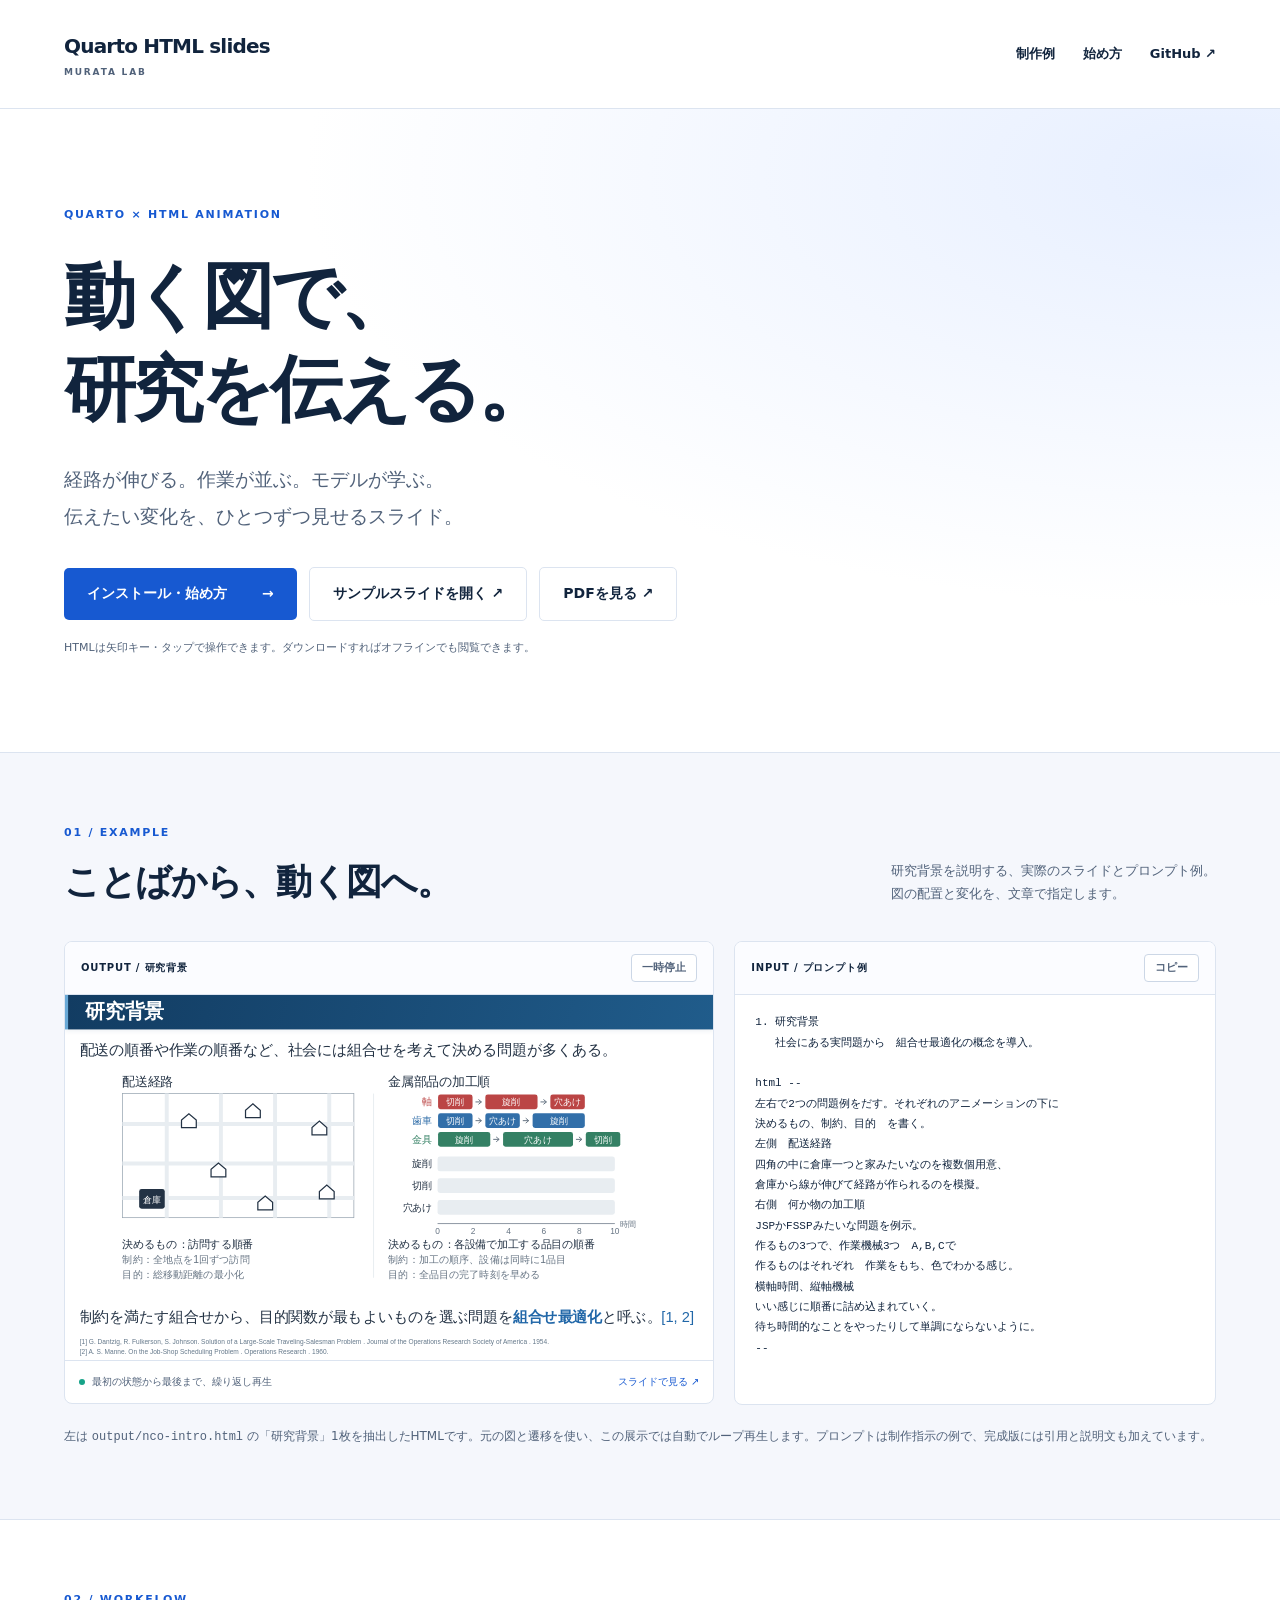
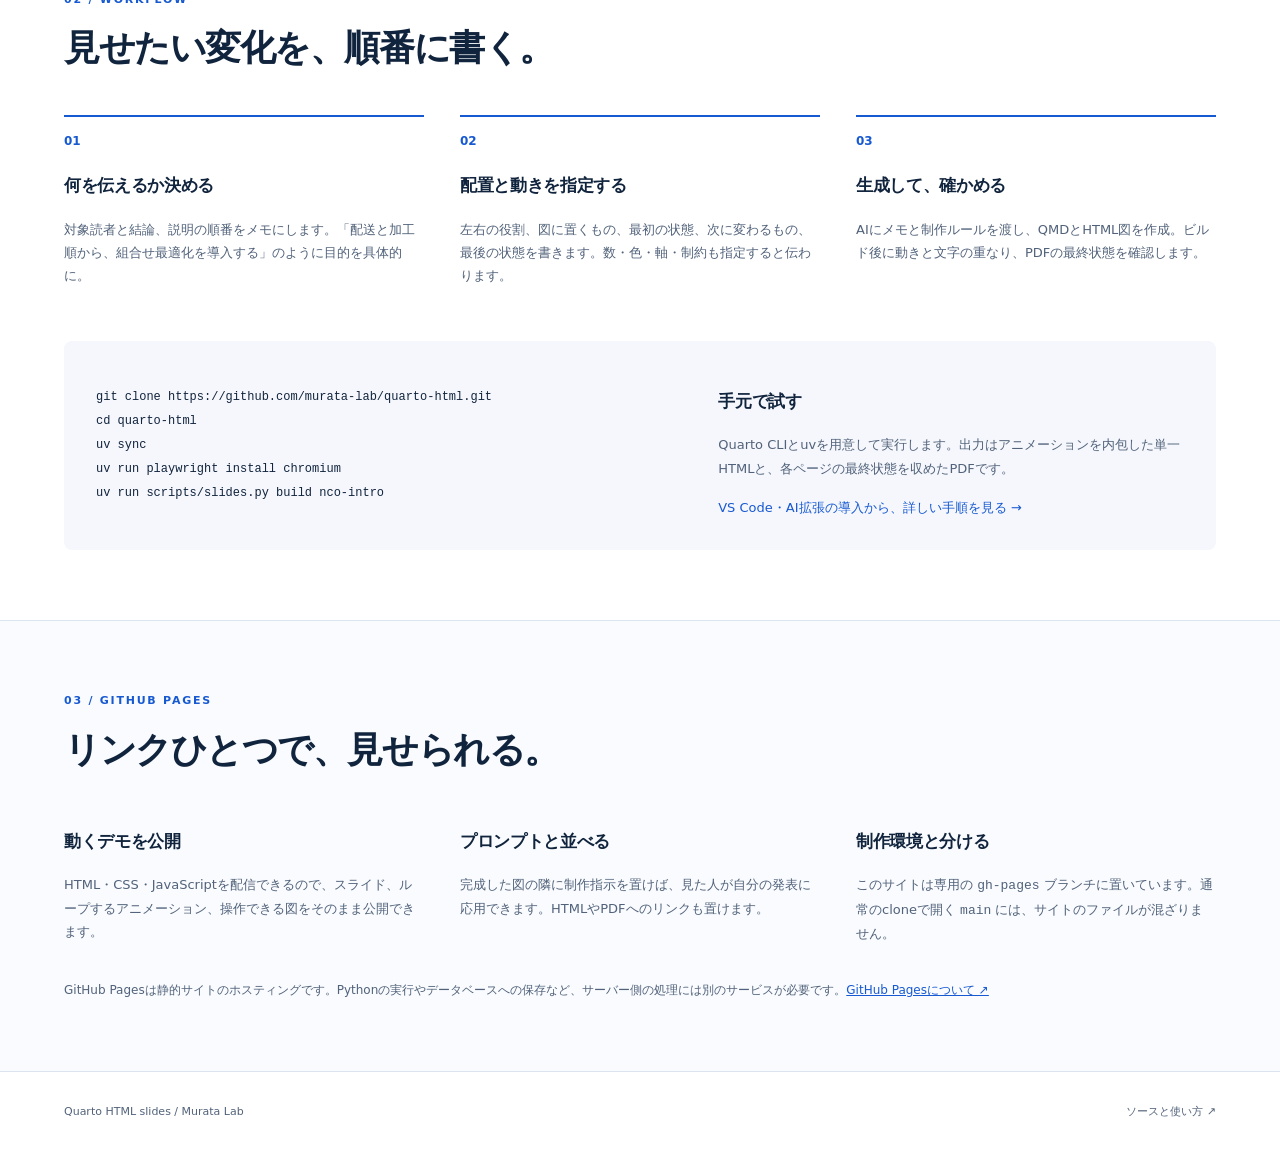
<file: index.html>
<!doctype html>
<html lang="ja">
<head>
<meta charset="utf-8"><meta name="viewport" content="width=device-width,initial-scale=1">
<meta name="description" content="QuartoとHTMLでつくる、動く研究発表スライド。実際のアニメーションとプロンプトを並べて紹介します。">
<title>動く図で、研究を伝える。 | Quarto HTML slides</title>
<link rel="stylesheet" href="site.css">
<script src="site.js" defer></script>
</head>
<body>
<header><a class="brand" href="./">Quarto HTML slides<span>MURATA LAB</span></a><nav aria-label="メイン"><a href="#example">制作例</a><a href="getting-started.html">始め方</a><a href="https://github.com/murata-lab/quarto-html">GitHub ↗</a></nav></header>
<main>
<section class="hero">
<div class="eyebrow">QUARTO × HTML ANIMATION</div>
<h1>動く図で、<br>研究を伝える。</h1>
<p class="lead">経路が伸びる。作業が並ぶ。モデルが学ぶ。<br>伝えたい変化を、ひとつずつ見せるスライド。</p>
<div class="links"><a class="primary" href="getting-started.html">インストール・始め方 <span>→</span></a><a class="secondary" href="nco-intro.html">サンプルスライドを開く ↗</a><a class="secondary" href="nco-intro.pdf">PDFを見る ↗</a></div>
<p class="caption">HTMLは矢印キー・タップで操作できます。ダウンロードすればオフラインでも閲覧できます。</p>
</section>
<section id="example" class="example section">
<div class="section-heading"><div><div class="eyebrow">01 / EXAMPLE</div><h2>ことばから、動く図へ。</h2></div><p>研究背景を説明する、実際のスライドとプロンプト例。<br>図の配置と変化を、文章で指定します。</p></div>
<div class="showcase">
<div class="preview-panel"><div class="panel-label"><span>OUTPUT / 研究背景</span><button id="pause" type="button" aria-pressed="false">一時停止</button></div><div class="preview"><iframe id="demo" src="background.html" title="研究背景：配送経路と加工順のアニメーション" loading="lazy"></iframe></div><div class="preview-caption"><span class="dot"></span><span>最初の状態から最後まで、繰り返し再生</span><a href="nco-intro.html#3/0">スライドで見る ↗</a></div></div>
<div class="prompt-panel"><div class="panel-label"><span>INPUT / プロンプト例</span><button id="copy" type="button">コピー</button></div><pre id="prompt">1. 研究背景
   社会にある実問題から　組合せ最適化の概念を導入。

html --
左右で2つの問題例をだす。それぞれのアニメーションの下に
決めるもの、制約、目的　を書く。
左側　配送経路
四角の中に倉庫一つと家みたいなのを複数個用意、
倉庫から線が伸びて経路が作られるのを模擬。
右側　何か物の加工順
JSPかFSSPみたいな問題を例示。
作るもの3つで、作業機械3つ　A,B,Cで
作るものはそれぞれ　作業をもち、色でわかる感じ。
横軸時間、縦軸機械
いい感じに順番に詰め込まれていく。
待ち時間的なことをやったりして単調にならないように。
--</pre><span id="copy-status" role="status"></span></div>
</div>
<p class="note">左は <code>output/nco-intro.html</code> の「研究背景」1枚を抽出したHTMLです。元の図と遷移を使い、この展示では自動でループ再生します。プロンプトは制作指示の例で、完成版には引用と説明文も加えています。</p>
</section>
<section id="how" class="section how"><div class="eyebrow">02 / WORKFLOW</div><h2>見せたい変化を、順番に書く。</h2><div class="steps"><article><span>01</span><h3>何を伝えるか決める</h3><p>対象読者と結論、説明の順番をメモにします。「配送と加工順から、組合せ最適化を導入する」のように目的を具体的に。</p></article><article><span>02</span><h3>配置と動きを指定する</h3><p>左右の役割、図に置くもの、最初の状態、次に変わるもの、最後の状態を書きます。数・色・軸・制約も指定すると伝わります。</p></article><article><span>03</span><h3>生成して、確かめる</h3><p>AIにメモと制作ルールを渡し、QMDとHTML図を作成。ビルド後に動きと文字の重なり、PDFの最終状態を確認します。</p></article></div><div class="code-row"><pre><code>git clone https://github.com/murata-lab/quarto-html.git
cd quarto-html
uv sync
uv run playwright install chromium
uv run scripts/slides.py build nco-intro</code></pre><div><h3>手元で試す</h3><p>Quarto CLIとuvを用意して実行します。出力はアニメーションを内包した単一HTMLと、各ページの最終状態を収めたPDFです。</p><a href="getting-started.html">VS Code・AI拡張の導入から、詳しい手順を見る →</a></div></div></section>
<section class="section hosting"><div class="eyebrow">03 / GITHUB PAGES</div><h2>リンクひとつで、見せられる。</h2><div class="hosting-grid"><article><h3>動くデモを公開</h3><p>HTML・CSS・JavaScriptを配信できるので、スライド、ループするアニメーション、操作できる図をそのまま公開できます。</p></article><article><h3>プロンプトと並べる</h3><p>完成した図の隣に制作指示を置けば、見た人が自分の発表に応用できます。HTMLやPDFへのリンクも置けます。</p></article><article><h3>制作環境と分ける</h3><p>このサイトは専用の <code>gh-pages</code> ブランチに置いています。通常のcloneで開く <code>main</code> には、サイトのファイルが混ざりません。</p></article></div><p class="note">GitHub Pagesは静的サイトのホスティングです。Pythonの実行やデータベースへの保存など、サーバー側の処理には別のサービスが必要です。<a href="https://docs.github.com/en/pages/getting-started-with-github-pages/what-is-github-pages">GitHub Pagesについて ↗</a></p></section>
</main>
<footer><span>Quarto HTML slides / Murata Lab</span><a href="https://github.com/murata-lab/quarto-html">ソースと使い方 ↗</a></footer>
</body></html>
</file>
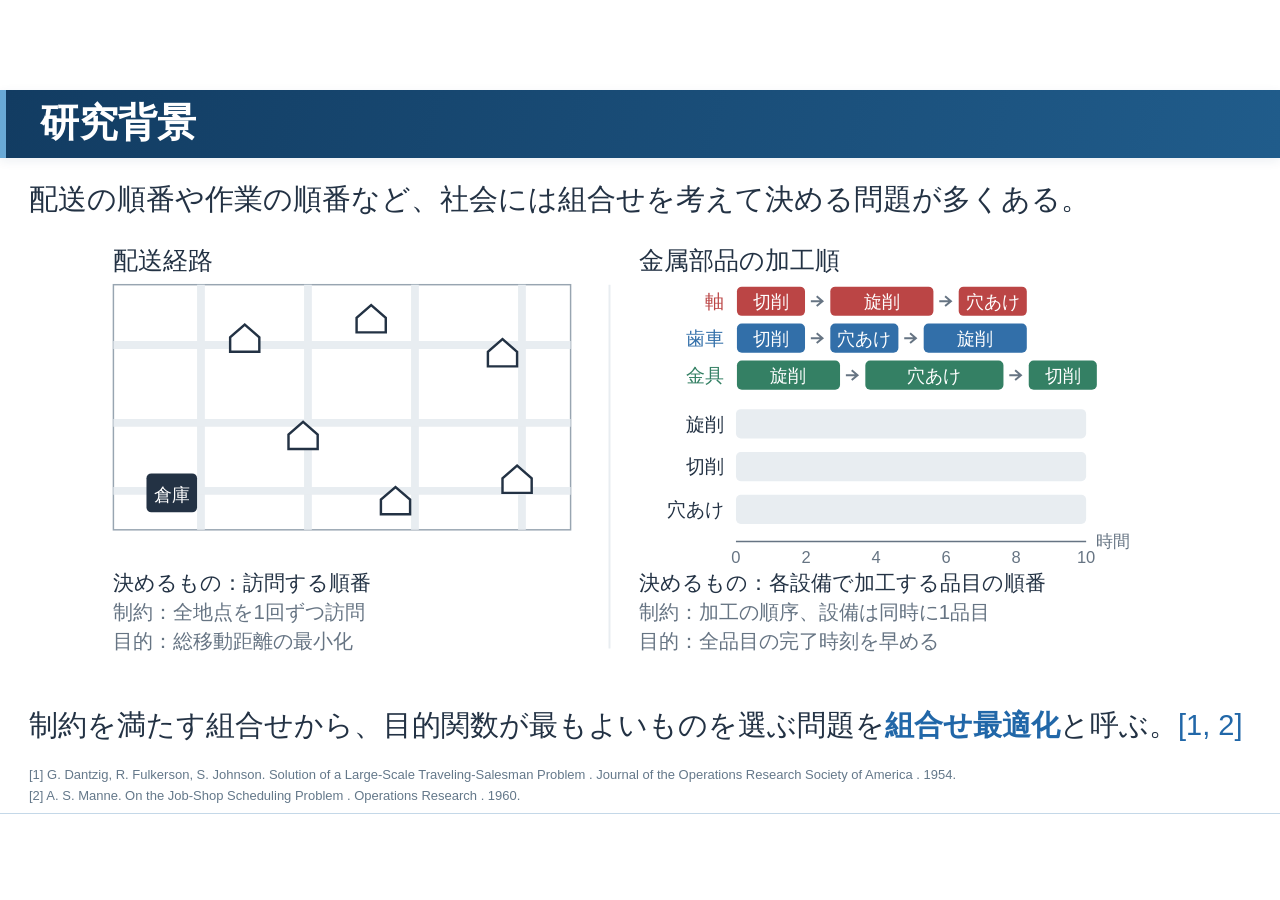
<file: background.html>
<!DOCTYPE html>
<html lang="ja"><head><meta charset="utf-8"/><meta content="width=device-width,initial-scale=1" name="viewport"/><title>研究背景 — アニメーション例</title><style>:root {color-scheme:light; --ink:#182b3a; --accent:#007d88; --muted:#546572}
* {box-sizing:border-box} body {margin:0; background:#17232d; color:var(--ink); font-family:'Hiragino Sans','Yu Gothic',sans-serif}
#stage {position:fixed; width:1280px; height:720px; transform-origin:top left; background:#fcfcf9}
.slide {position:absolute; inset:0; padding:48px 64px 94px; display:none; overflow:hidden; background:#fcfcf9}
.slide.active {display:block} h1,h2,h3,p {margin:0} h2 {font-size:38px; line-height:1.35; margin-bottom:28px; border-bottom:3px solid var(--accent); padding-bottom:14px} h1 {font-size:62px} h3 {font-size:28px; margin:22px 0 12px} p,li {font-size:27px; line-height:1.65} p {margin:14px 0} li {margin:12px 0} ul {padding-left:1.2em} strong {color:var(--accent)}
.slide.cover,.slide.section-slide {padding-top:190px} .cover h2 {border:0; font-size:48px; line-height:1.55} .cover p {color:var(--muted)} .section-slide {background:#e9f2f1} .section-slide h1::before {content:''; display:block; width:70px; height:6px; background:var(--accent); margin-bottom:32px}
iframe {width:100%; height:350px; border:0; display:block; margin:12px 0; pointer-events:none} .columns {display:flex; gap:48px}.column {flex:1; min-width:0} table {border-collapse:collapse; width:100%; font-size:25px; margin:24px 0} th,td {padding:15px 18px; border-bottom:1px solid #b9c9cd; text-align:left} th {background:#e9f2f1} a {color:inherit} .citation {font-size:.65em; color:var(--muted)}
.citations {position:absolute; bottom:24px; left:64px; right:90px; font-size:12px; line-height:1.45; color:#53616a; border-top:1px solid #c8d2d4; padding-top:8px}.citations p {font-size:inherit; line-height:inherit; margin:0}.small p,.small {font-size:21px} .page-number {position:absolute; right:30px; bottom:25px; font-size:14px; color:#53616a}
#toolbar {position:fixed; right:12px; top:12px; display:flex; gap:6px; z-index:5} button {font:inherit; cursor:pointer; border:1px solid #c1cbcf; background:#fff; color:#182b3a; border-radius:6px; padding:10px 14px} button:focus-visible {outline:3px solid #00a2af} #overview {position:fixed; inset:0; z-index:10; overflow:auto; padding:25px; background:#e7ecee} #overview[hidden] {display:none} #overview h2 {font-size:24px; border:0; margin:22px 0 12px} .overview-row {display:flex; gap:12px; overflow-x:auto; padding:6px 2px 14px}.overview-grid {display:grid; grid-template-columns:repeat(4,minmax(0,1fr)); gap:12px}.thumb {text-align:left; min-width:220px; flex:0 0 260px; height:135px; padding:20px; font-size:18px; border-top:5px solid var(--accent)} .thumb span {display:block; font-size:12px; color:#53616a; margin-bottom:10px}.thumb[aria-current=true] {background:#d7eeeb}
[data-step].pending {visibility:hidden} #help {color:#53616a; font-size:14px} @media(max-width:600px) {#toolbar button {padding:9px 12px} #overview {padding:16px}.overview-grid {grid-template-columns:repeat(4,220px);overflow:auto} .thumb{flex-basis:220px}}
body.export #toolbar {display:none} body.export #stage {left:0!important;top:0!important;transform:none!important}

:root{--ink:#233244;--muted:#667483;--accent:#2167a8;--paper:#ffffff;--header:#164b7b;--rule:#86b1d5}.reveal{font-family:"Hiragino Kaku Gothic ProN","Yu Gothic",sans-serif;color:var(--ink);font-size:29px}.reveal-viewport{background:var(--paper)}.reveal .slides{text-align:left}.reveal h1,.reveal h2,.reveal h3{font-family:inherit;color:var(--ink);font-weight:650;text-transform:none;letter-spacing:0;line-height:1.35}.reveal h2{font-size:1.35em;color:#fff;background:var(--header);border-bottom:2px solid var(--header);padding:7px 20px 8px;margin-bottom:18px}.reveal h3{font-size:1em}.reveal p{line-height:1.65;margin:14px 0}.reveal strong{color:var(--accent)}.reveal a{color:var(--accent)}.reveal .lead{font-size:1.02em;margin:4px 0 10px}.reveal .kicker{font-size:.55em;letter-spacing:.13em;color:var(--accent);margin-bottom:12px}.reveal .cover-title{font-size:1.9em;line-height:1.5;margin-top:56px}.reveal .cover-sub{font-size:.9em;color:var(--muted);margin-top:30px}.reveal .small,.reveal .source{font-size:.55em;color:var(--muted);line-height:1.5}.reveal .source{margin-top:8px}.reveal .static-figure{display:block;width:100%;height:370px;object-fit:contain;margin:8px 0}.animation{height:450px;position:relative}.animation iframe{width:100%;height:100%;border:0;display:block;position:relative;z-index:1;opacity:0}.animation.loaded iframe{opacity:1}.fallback{position:absolute;inset:0;background:var(--paper)}.fallback img{width:100%;height:350px;object-fit:contain;margin:0!important}.fallback p{font-size:16px!important}.loaded .fallback{display:none}.print-scenes{display:none}.animation-cues{position:relative;height:0;font-size:23px;color:var(--accent)}.animation-cues .fragment{position:absolute;inset:0}.reveal .result-slot{height:265px;border:2px dashed #b3bdc5;margin:24px 0;display:flex;flex-direction:column;align-items:center;justify-content:center;color:var(--muted)}.reveal .result-slot strong{font-size:1.1em;color:var(--muted)}.reveal .result-slot p{font-size:.62em}.reveal table{font-size:.72em;width:100%;line-height:1.6}.reveal table td,.reveal table th{padding:16px 20px;border-bottom:1px solid #ced5dc}.reveal ul{line-height:1.8}.reveal .slide-number{left:20px;right:auto;bottom:16px;background:none;color:var(--muted);font-size:14px}.reveal .progress{color:var(--accent)}.reveal .notes{display:none}.reveal .slides section{height:100%}.reveal .references{font-size:.7em;line-height:1.65}.reveal .references li{margin-bottom:18px}.print-pdf .animation,.print-pdf .animation-cues{display:none!important}.print-pdf .print-scenes{display:flex!important;gap:10px;height:390px;align-items:center}.print-scenes img{width:32%;max-height:360px;object-fit:contain}.print-scenes figure{width:33%;margin:0}.print-scenes figure img{width:100%}.print-scenes figcaption{font-size:14px}@media print{.animation,.animation-cues{display:none!important}.print-scenes{display:flex!important;gap:10px}.print-scenes figure{width:33%}}

.reveal figure.quarto-float > figcaption{display:none}

.reveal .slide-number{width:auto!important;left:65px!important;right:auto!important;pointer-events:none}

/* The entries below are copies of Quarto/citeproc's bibliography output. */
.reveal .slide aside.slide-citations {
  position:absolute;left:0;right:0;bottom:2px;
  font-size:14px;line-height:1.3;color:var(--muted);
  border-top:1px solid var(--rule);padding-top:6px;
}
.reveal .slide-citations .csl-entry { margin:0 0 4px;display:flex;gap:8px; }
.reveal .slide-citations .csl-entry:last-child { margin-bottom:0; }
.reveal .slide-citations .csl-left-margin { flex:0 0 auto; }
.reveal .slide-citations .csl-right-inline { margin:0;overflow-wrap:anywhere; }
.reveal #refs { font-size:23px;line-height:1.5; }
.reveal #refs .csl-entry { margin-bottom:22px; }
.reveal #refs .csl-right-inline { overflow-wrap:anywhere; }

.reveal figure figcaption{display:none}
.print-scenes figure:only-child{width:100%}
.print-scenes figure:only-child img{max-height:390px;width:100%}

.reveal section.cover h2{display:none}
.print-scenes figure{flex:1;width:0}

/* 用語の小さな注釈（ページ下部） */
.reveal .footnote-small{position:absolute;left:0;right:0;bottom:12px;font-size:17px;line-height:1.4;color:var(--muted)}
.reveal .footnote-small p{margin:0}
.reveal .figure-compact .animation{height:400px}
.reveal .figure-tall .animation{height:490px}

/* 数式（html-math-method: plain） */
.reveal .math{font-family:"Times New Roman",Times,serif;font-size:1.08em}
.reveal .math sub,.reveal .math sup{font-size:.68em}

/* 白地に青の見出し帯と、全ページ共通のフッター罫線。 */
.reveal .slides section.slide::after{
  content:"";position:absolute;left:0;right:0;bottom:-4px;
  border-top:2px solid var(--rule);pointer-events:none;
}
.reveal .cover-title{color:var(--header)}
.reveal .cover .kicker{border-top:6px solid var(--header);padding-top:18px}
.reveal table th{color:var(--header);background:#edf5fc}
.reveal .slide-number{color:var(--header)}
.reveal .slide-number a{color:inherit}
@media print{
  .reveal h2,.reveal .cover .kicker,.reveal table th{
    -webkit-print-color-adjust:exact;print-color-adjust:exact;
  }
}
.print-pdf .reveal .slides section.slide::after{bottom:60px}
@media print{.reveal .slides section.slide::after{bottom:60px}}

/* 引用フッターがあるページでは、用語の注釈を本文の流れに置いて重なりを避ける。 */
.reveal .has-citations .footnote-small{position:static;margin-top:10px}
/* 左に図、右に利点・欠点を置く2段組。 */
.reveal .method-slide .columns{gap:24px;align-items:flex-start}
.reveal .method-slide .column p{margin:6px 0 2px}
.reveal .method-slide .column ul{font-size:.82em;line-height:1.55;margin-top:4px}
.reveal .method-slide .column li{margin-bottom:6px}
.reveal .method-slide .animation{height:430px}
/* 図の下にも本文があり、引用フッターも入るページ。 */
.reveal .figure-short .animation{height:330px}
/* 列の多い表。 */
.reveal .dense-table table{font-size:.6em}
.reveal .dense-table table td,.reveal .dense-table table th{padding:9px 10px}
/* 文献一覧は2段で1ページに収める。 */
.reveal #refs{font-size:18px;line-height:1.45;column-count:2;column-gap:36px}
.reveal #refs .csl-entry{margin-bottom:14px;break-inside:avoid}
.reveal .figure-medium .animation{height:360px}
/* 引用と注釈が下に入る表。 */
.reveal .compact-table table td,.reveal .compact-table table th{padding:9px 20px}

/* 本文の左右に1文字分の余白を確保し、見出し帯は元の幅を保つ。 */
.reveal .slides section.slide{
  --content-inset:29px;
  box-sizing:border-box;
  padding-inline:var(--content-inset);
}
.reveal .slides section.slide > h2{
  margin-inline:calc(-1 * var(--content-inset));
  padding-left:calc(20px + .5em);
}
.reveal .slide aside.slide-citations,
.reveal .slide .footnote-small{
  left:var(--content-inset);right:var(--content-inset);
}
/* 余白追加による本文の折り返し後も、図をフッターより上に収める。 */
.reveal #future-parallel-lmask .animation{height:420px}
/* 会議名を含む2行の引用フッターとの間隔を確保する。 */
.reveal #model-overview .animation{height:430px}

/* 実験結果：左右の曲線と軸ラベルを投影サイズで保つ。 */
.reveal .result-slide .animation{height:480px}
.reveal .assignment-slide .animation{height:490px}
.reveal .assignment-slide > p{font-size:26px;line-height:1.5}

/* 標準のメニューボタンもスライド上には置かない。 */
.slide-menu-button{display:none!important}

/* メッセージと図内文字を、余白のあるモデル説明ページで大きく表示。 */
.reveal #am-encoder .animation{height:530px}
.reveal #am-decoder .animation,
.reveal #model-encoder-input .animation,
.reveal #model-encoder-profile .animation{height:510px}
/* 本文が1行のエンコーダー層のページは、フッター罫線の上まで図を広げる。 */
.reveal #model-encoder-self .animation,
.reveal #model-encoder-cross .animation{height:555px}

.reveal #why-parallel .animation{height:400px}

/* Small, non-interactive keyboard reference beside the page-number footer. */
.reveal .slide-shortcuts{
  position:absolute;right:24px;bottom:16px;z-index:20;
  display:flex;flex-wrap:wrap;justify-content:flex-end;gap:4px 16px;
  max-width:calc(100% - 150px);font-size:12px;line-height:1.5;
  color:var(--muted);pointer-events:none;
}
.reveal .slide-shortcuts span{white-space:nowrap}
.reveal.overview .slide-shortcuts,.print-pdf .slide-shortcuts{display:none}
@media print{.reveal .slide-shortcuts{display:none}}

/* Esc overview: fill the viewport with selectable thumbnails in reading order. */
@media screen{
  .reveal.overview .slides{
    display:grid!important;
    grid-template-columns:repeat(var(--overview-columns),minmax(0,1fr));
    gap:24px;align-content:start;
    position:absolute;inset:0!important;
    width:100%!important;height:100%!important;
    padding:32px;box-sizing:border-box;margin:0!important;
    transform:none!important;zoom:1!important;
    overflow:auto!important;scrollbar-gutter:stable;
  }
  .reveal.overview .slides section.slide{
    display:block!important;position:relative!important;
    top:0!important;left:0!important;margin:0!important;
    width:var(--overview-width)!important;height:var(--overview-height)!important;
    min-height:0!important;transform:none!important;
    zoom:var(--overview-scale);opacity:1!important;visibility:visible!important;
    background:var(--paper);outline:5px solid #c3cfda;outline-offset:0;
    cursor:pointer;overflow:hidden;
  }
  .reveal.overview .slides section.slide.present,
  .reveal.overview .slides section.slide:hover{outline-color:var(--accent)}
  .reveal.overview .slides section.slide *{pointer-events:none!important}
  .reveal.overview .backgrounds,.reveal.overview .slide-number,
  .reveal.overview .progress{display:none!important}
}

/* Integration only: original-slides.css owns the slide's visual design. */
body{background:#fff} .reveal{font-size:29px;line-height:1.3}
#stage{background:#fff} #stage .slide{padding:0 29px;overflow:visible;background:#fff}
#stage h1,#stage h2,#stage h3{margin-top:0} #stage h2{font-size:1.35em;line-height:1.35;margin-top:0}
#stage p,#stage li{font-size:inherit} #stage li{margin:0} #stage ul,#stage ol{margin:0 0 0 1em;padding:0;line-height:1.8}
#stage .columns{display:flex;gap:24px} #stage .column{flex:1} #stage .column[style*='60%']{flex:0 0 60%} #stage .column[style*='40%']{flex:0 0 40%}
#stage iframe{height:95%;max-height:95%;margin:0;border:0;width:95%;max-width:95%}
#stage .cover{padding-top:0} #stage .cover h2{display:none} #stage .cover-title{font-size:1.9em;line-height:1.5;margin-top:56px}
#stage .cover-title p{font-size:inherit;line-height:inherit} #stage .section-slide{padding-top:190px} #stage .section-slide h1{font-size:62px} #stage .section-slide h1::before{background:var(--header)}
#stage .citations{left:29px;right:29px;bottom:2px;font-size:14px;line-height:1.3;color:var(--muted);border-top:1px solid var(--rule);padding-top:6px}
#stage .citations p{font-size:inherit;line-height:inherit;margin:0 0 4px}
#stage .citation{font-size:inherit;color:var(--accent)} #stage .page-number{left:0;right:auto;bottom:-18px;color:var(--header);font-size:14px}
#stage table{font-size:.72em;margin:0;border-collapse:collapse} #stage th,#stage td{padding:16px 20px}
#stage .small,#stage .small p{font-size:16px;line-height:1.5} #stage .footnote-small{position:absolute;font-size:17px;line-height:1.4;margin-top:10px}
#stage .footnote-small p{font-size:inherit;line-height:inherit}
#stage .compact-table table td,#stage .compact-table table th{padding:9px 20px}
#stage .slide::after{bottom:-4px!important}
body.export #stage{left:32px!important;top:18px!important;transform:scale(.95)!important}
#stage .references-slide .csl-entry{display:flex;gap:12px;margin:0 0 25px;font-size:20px;line-height:1.5;overflow-wrap:anywhere}
#stage .references-slide .csl-left-margin{flex-shrink:0}

#stage .cover p{color:var(--header)}

/* Presentation finish: keep diagrams intact, enrich the surrounding frame. */
:root{--header:#174b78;--accent:#2167a8;--rule:#c4d8e8}
#stage .slide{background:#fff}
#stage h2{background:linear-gradient(105deg,#123c62,#205c8b);border:0;border-left:6px solid #69a9d6;padding-left:calc(14px + .5em);box-shadow:0 3px 10px #163c6214}
#stage .slide::after{bottom:-4px!important;border-top:1px solid var(--rule)}
#stage .page-number{left:auto;right:8px;bottom:8px;font-size:14px;line-height:1.2;font-variant-numeric:tabular-nums;letter-spacing:.04em;color:#376184}
#stage .citations{right:140px;font-size:13px;line-height:1.4;border-top:0;color:#64788a}
#stage .citations p{margin-bottom:3px}
#stage .cover{background:radial-gradient(ellipse at 95% 5%,#dbeaf5 0,transparent 52%),linear-gradient(150deg,#fff 35%,#f0f6fb)}
#stage .cover .cover-title{margin-top:175px;font-size:1.7em;font-weight:650;line-height:1.55;letter-spacing:.015em}
#stage .cover .cover-title::before{content:'';display:block;width:92px;height:5px;background:#4c91c4;margin-bottom:28px}
#stage .cover p{color:#174b78}
#stage .section-slide{background:radial-gradient(ellipse at 100% 0%,#287d91 0,transparent 60%),linear-gradient(125deg,#102d4b,#16476c 65%,#1b637c);padding:205px 65px 0;color:#fff;overflow:hidden}
#stage .section-slide h1{color:#fff;font-size:58px;position:relative;z-index:1;letter-spacing:.035em;line-height:1.5}
#stage .section-slide h1::before{width:76px;height:4px;background:#8ddbdc;margin-bottom:32px}
#stage .section-slide::before{content:'';position:absolute;width:650px;height:650px;right:-220px;bottom:-340px;border:1px solid #ffffff20;border-radius:50%;box-shadow:0 0 0 70px #ffffff05,0 0 0 140px #ffffff04;pointer-events:none}
#stage .section-slide .page-number{color:#d3e5ef}
#stage table{border-top:2px solid #4b86b4;border-bottom:1px solid #b8cedf}
#stage table th{background:#e8f1f8;color:#174b78;font-weight:650}
#stage table tbody tr:nth-child(even){background:#f7fafd}
#stage table td{border-bottom:1px solid #dce6ee}
#stage .references-slide .csl-entry{border-bottom:1px solid #e4edf4;padding-bottom:16px;margin-bottom:18px}
#toolbar button{background:#fffffff0;border:1px solid #cad9e5;box-shadow:0 2px 10px #14395312;color:#174b78}
#overview{background:#edf3f8}.thumb{border-top-color:#2167a8;box-shadow:0 3px 12px #174b7810}.thumb[aria-current=true]{background:#dcebf6}
#stage .footnote-small{bottom:30px}
/* PDF captures the live final state, rather than the old static fallback. */
@media print{body.export .animation{display:block!important}body.export .print-scenes{display:none!important}}

/* Highlight existing content without revealing/hiding or moving table cells. */
.highlight{display:inline-block;padding:2px 9px;border-radius:4px;background:transparent;box-shadow:inset 0 0 0 2px transparent}
.highlight.animate-highlight{transition:background-color 280ms ease,box-shadow 280ms ease,color 280ms ease}
.highlight.is-highlighted{background:#fff0b8;color:#754500;box-shadow:inset 0 0 0 2px #e7b54b}
body.export .highlight{transition:none}
@media(prefers-reduced-motion:reduce){.highlight.animate-highlight{transition:none}}

/* TSP results: short method note below the table. */
#stage #result-tsp table{table-layout:fixed}
#stage #result-tsp col:first-child{width:40%!important}
#stage #result-tsp col:not(:first-child){width:20%!important}
#stage #result-tsp th,#stage #result-tsp td{white-space:nowrap}
#stage #result-tsp .result-note{margin-top:24px;font-size:18px;line-height:1.55;color:var(--muted)}
#stage #result-tsp .result-note p{font-size:inherit;line-height:inherit;margin:10px 0}

/* Closing comparison, followed by one shared takeaway. */
#stage #summary .summary-columns{gap:24px;margin-top:28px;align-items:stretch}
#stage #summary .column{padding:23px 26px;border-radius:10px;font-size:23px;line-height:1.6;min-width:0}
#stage #summary .summary-benefits{background:#edf6fa;border-top:4px solid #2b8da3}
#stage #summary .summary-limitations{background:#f3f2f8;border-top:4px solid #7d739e}
#stage #summary h3{font-size:28px;margin:0 0 16px;color:#174b78}
#stage #summary .summary-limitations h3,#stage #summary .summary-limitations strong{color:#655982}
#stage #summary .column p{font-size:21px;line-height:1.6;margin:0 0 16px}
#stage #summary li{font-size:23px;line-height:1.65;margin-bottom:10px}
#stage #summary .summary-takeaway{margin-top:24px;padding:15px 22px;border-left:4px solid #2b8da3;background:#edf6fa}
#stage #summary .summary-takeaway p{margin:0;font-size:26px;font-weight:650;color:#174b78}
</style><style>html,body{margin:0;overflow:hidden;background:#fff} .page-number{display:none!important}</style></head><body><div class="reveal"><main class="slides" id="stage"><section aria-hidden="false" class="slide active" data-group="研究背景" data-section-start="false" id="background"><h2>研究背景</h2>
<p>配送の順番や作業の順番など、社会には組合せを考えて決める問題が多くある。</p>
<div class="animation loaded"><iframe class="model-animation" srcdoc="&lt;!DOCTYPE html&gt;
&lt;html lang=&quot;ja&quot;&gt;&lt;head&gt;&lt;meta charset=&quot;utf-8&quot;/&gt;&lt;meta content=&quot;width=device-width,initial-scale=1&quot; name=&quot;viewport&quot;/&gt;&lt;title&gt;説明図&lt;/title&gt;&lt;style&gt;:root{color-scheme:light;font-family:&quot;Hiragino Kaku Gothic ProN&quot;,&quot;Yu Gothic&quot;,sans-serif;color:#233244;background:#ffffff}*{box-sizing:border-box}body{margin:0;padding:14px 20px;height:100vh;display:flex;flex-direction:column;overflow:hidden}header{display:flex;align-items:baseline;justify-content:space-between;gap:20px}h1{font-size:20px;margin:0;font-weight:600}#stage{flex:1;min-height:0;cursor:pointer}#stage svg{width:100%;height:100%;display:block}.embedded header{display:none}

.embedded{padding:0 10px}

body{padding:8px 12px}header{display:none}#stage{width:100%;height:100%}
&lt;/style&gt;&lt;style&gt;/* 図固有のスタイル。共通レイアウトは ../shared/figure.css。 */
&lt;/style&gt;&lt;/head&gt;&lt;body&gt;&lt;header&gt;&lt;h1&gt;説明図&lt;/h1&gt;&lt;/header&gt;&lt;main aria-label=&quot;説明図&quot; id=&quot;stage&quot;&gt;&lt;/main&gt;&lt;script type=&quot;module&quot;&gt;import {mount} from '[data-uri]';
import figure from '[data-uri]';
mount(figure);
&lt;/script&gt;&lt;/body&gt;&lt;/html&gt;
" tabindex="-1" title="配送経路とスケジューリング"></iframe></div>
<p>制約を満たす組合せから、目的関数が最もよいものを選ぶ問題を<strong>組合せ最適化</strong>と呼ぶ。<span class="citation" data-cites="dantzig1954 jobshop">[1, 2]</span></p>
<footer class="citations"><p>[1] G. Dantzig, R. Fulkerson, S. Johnson. Solution of a Large-Scale Traveling-Salesman Problem . Journal of the Operations Research Society of America . 1954.</p><p>[2] A. S. Manne. On the Job-Shop Scheduling Problem . Operations Research . 1960.</p></footer><span class="page-number">3 / 20</span></section></main></div><script src="demo.js"></script></body></html>
</file>
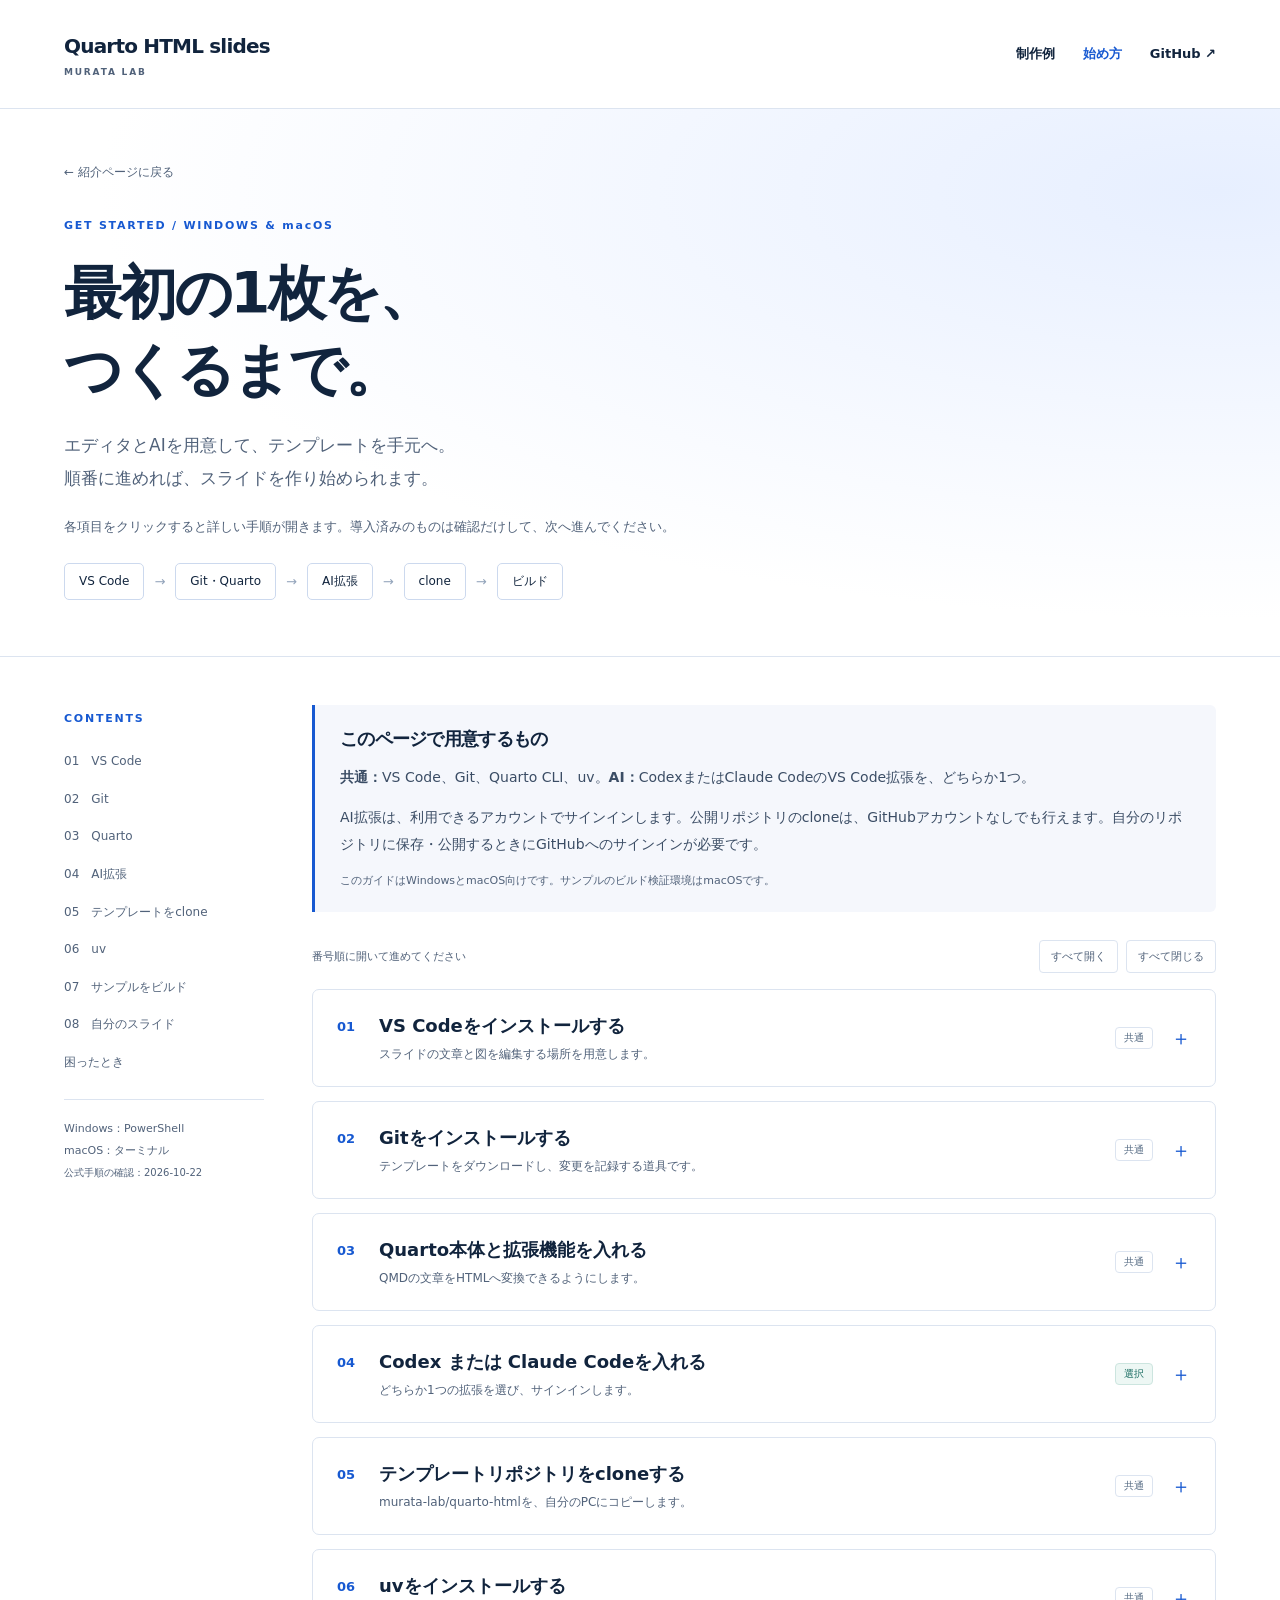
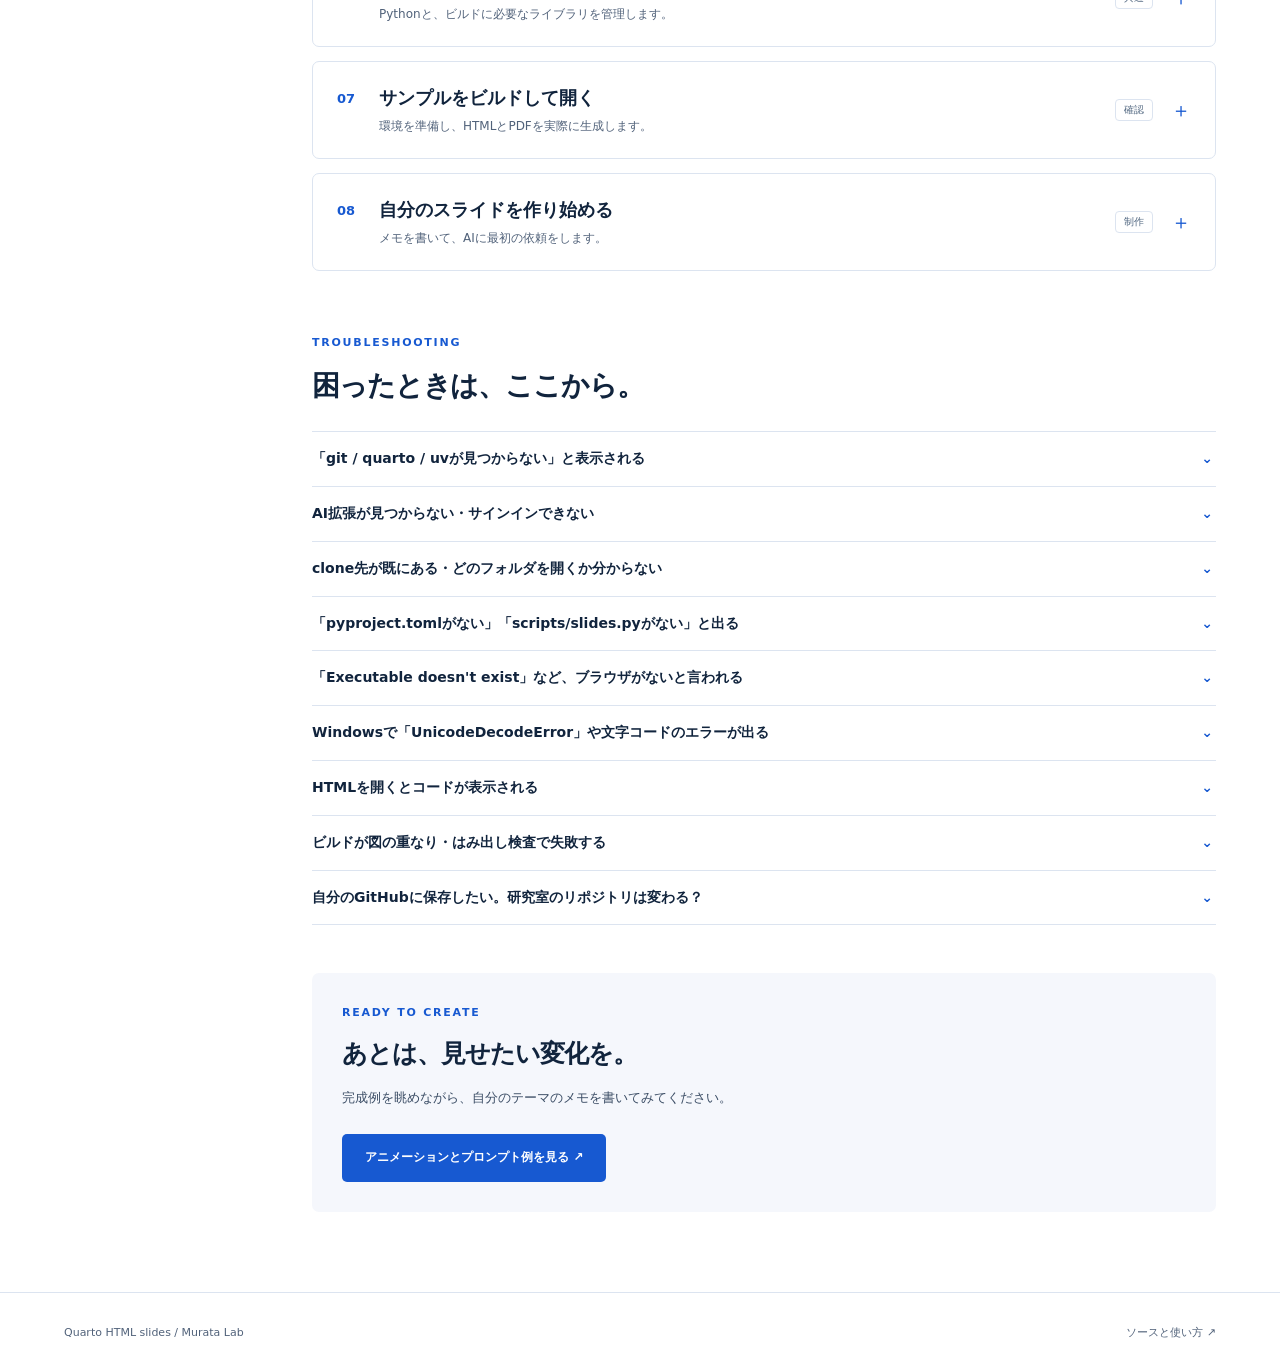
<file: getting-started.html>
<!doctype html>
<html lang="ja">
<head>
<meta charset="utf-8"><meta name="viewport" content="width=device-width,initial-scale=1">
<meta name="description" content="VS Code、Git、Quarto、CodexまたはClaude Codeの導入から、テンプレートのclone、最初のスライド作成まで。Windows・macOS向けの手順を項目ごとに開いて確認できます。">
<title>始め方・インストール手順 | Quarto HTML slides</title>
<link rel="stylesheet" href="site.css"><link rel="stylesheet" href="guide.css"><script src="guide.js" defer></script>
</head>
<body>
<header><a class="brand" href="./">Quarto HTML slides<span>MURATA LAB</span></a><nav aria-label="メイン"><a href="./#example">制作例</a><a href="getting-started.html" aria-current="page">始め方</a><a href="https://github.com/murata-lab/quarto-html">GitHub ↗</a></nav></header>
<main>
<section class="guide-hero"><a class="back-link" href="./">← 紹介ページに戻る</a><div class="eyebrow">GET STARTED / WINDOWS &amp; macOS</div><h1>最初の1枚を、<br>つくるまで。</h1><p class="lead">エディタとAIを用意して、テンプレートを手元へ。<br>順番に進めれば、スライドを作り始められます。</p><p class="guide-intro">各項目をクリックすると詳しい手順が開きます。導入済みのものは確認だけして、次へ進んでください。</p><div class="guide-flow" aria-label="セットアップの流れ"><span>VS Code</span><b aria-hidden="true">→</b><span>Git・Quarto</span><b aria-hidden="true">→</b><span>AI拡張</span><b aria-hidden="true">→</b><span>clone</span><b aria-hidden="true">→</b><span>ビルド</span></div></section>
<div class="guide-layout">
<aside class="guide-toc" aria-label="ページ内目次"><span class="eyebrow">CONTENTS</span><a href="#vscode">01　VS Code</a><a href="#git">02　Git</a><a href="#quarto">03　Quarto</a><a href="#ai">04　AI拡張</a><a href="#clone">05　テンプレートをclone</a><a href="#uv">06　uv</a><a href="#build">07　サンプルをビルド</a><a href="#first-slide">08　自分のスライド</a><a href="#trouble">困ったとき</a><div class="toc-bottom">Windows：PowerShell<br>macOS：ターミナル<br><span>公式手順の確認：2026-10-22</span></div></aside>
<div class="guide-content">
<div class="before-start"><h2>このページで用意するもの</h2><p><strong>共通：</strong>VS Code、Git、Quarto CLI、uv。<strong>AI：</strong>CodexまたはClaude CodeのVS Code拡張を、どちらか1つ。</p><p>AI拡張は、利用できるアカウントでサインインします。公開リポジトリのcloneは、GitHubアカウントなしでも行えます。自分のリポジトリに保存・公開するときにGitHubへのサインインが必要です。</p><p class="small-note">このガイドはWindowsとmacOS向けです。サンプルのビルド検証環境はmacOSです。</p></div>
<div class="expand-tools"><span>番号順に開いて進めてください</span><div><button type="button" id="expand-all">すべて開く</button><button type="button" id="collapse-all">すべて閉じる</button></div></div>

<details class="guide-step" id="vscode"><summary><span class="step-no">01</span><span class="step-title">VS Codeをインストールする<small>スライドの文章と図を編集する場所を用意します。</small></span><span class="step-tag">共通</span></summary><div class="step-body">
<p>VS Code（Visual Studio Code）は、ファイル編集とAIへの依頼、コマンドの実行を1つの画面で行うアプリです。</p>
<a class="download-link" href="https://code.visualstudio.com/download">VS Codeのダウンロードページ ↗</a>
<div class="os-grid"><section><h3>Windows</h3><ol><li>ダウンロードページでWindows用のインストーラーを選びます。</li><li>ダウンロードしたファイルを実行し、案内に沿ってインストールします。</li><li>インストール後、スタートメニューから「Visual Studio Code」を開きます。</li></ol><p class="source-link"><a href="https://code.visualstudio.com/docs/setup/windows">Windowsの公式手順 ↗</a></p></section><section><h3>macOS</h3><ol><li>Mac用のファイルをダウンロードします。Apple Silicon／Intelは使用するMacに合わせて選びます。</li><li>ダウンロードしたDMGを開き、「Visual Studio Code.app」を「アプリケーション」へ移動します。ZIPの場合は展開してから移動します。</li><li>アプリケーションからVS Codeを開きます。</li></ol><p class="source-link"><a href="https://code.visualstudio.com/docs/setup/mac">macOSの公式手順 ↗</a></p></section></div>
<h3>最初に覚える3つの場所</h3><dl class="term-list"><div><dt>エクスプローラー</dt><dd>左側のファイル一覧です。ここからメモやスライドを開きます。</dd></div><div><dt>拡張機能</dt><dd>左側の四角が並んだアイコンです。QuartoやAIの機能を追加します。</dd></div><div><dt>ターミナル</dt><dd>上部メニューの「ターミナル → 新しいターミナル」で開きます。下部に現れる入力欄へコマンドを貼り付けてEnterで実行します。</dd></div></dl>
<details class="sub-detail"><summary>日本語表示にしたいとき</summary><div><p>拡張機能で「Japanese Language Pack」を検索し、発行元がMicrosoftのものをインストールします。案内が表示されたらVS Codeを再起動してください。英語表示のままでも作業できます。</p></div></details>
<p class="checkpoint"><strong>ここまでの確認：</strong>VS Codeが開き、「ターミナル → 新しいターミナル」を選べればOKです。</p>
</div></details>

<details class="guide-step" id="git"><summary><span class="step-no">02</span><span class="step-title">Gitをインストールする<small>テンプレートをダウンロードし、変更を記録する道具です。</small></span><span class="step-tag">共通</span></summary><div class="step-body">
<p>VS CodeにGitの操作画面は含まれますが、Git本体も必要です。まずVS Codeのターミナルで確認します。</p><pre><code>git --version</code></pre><p>バージョン番号が出れば、インストール済みです。下の導入手順を飛ばして次へ進みます。</p>
<div class="os-grid"><section><h3>Windows</h3><ol><li><a href="https://git-scm.com/install/windows">Git公式のWindows用ページ</a>から、PCに合うGit for Windowsをダウンロードします。</li><li>インストーラーを起動します。通常は標準設定で進められます。既定のエディタを選ぶ画面では、VS Codeを選ぶと後で扱いやすくなります。</li><li>完了したら、VS Codeをすべて閉じて開き直します。</li></ol><p>このガイドのコマンドはPowerShellで実行できます。Git for Windowsに付属するGit Bashは、Claude CodeのWindows環境でも利用されます。</p></section><section><h3>macOS</h3><p>Gitがなければ、ターミナルで次を実行し、表示された画面でCommand Line Toolsをインストールします。</p><pre><code>xcode-select --install</code></pre><p>完了まで待ち、VS Codeのターミナルを開き直します。Homebrewを導入済みなら、<code>brew install git</code>も選べます。</p><p class="source-link"><a href="https://git-scm.com/install/mac">macOSのGit公式手順 ↗</a></p></section></div>
<p class="checkpoint"><strong>ここまでの確認：</strong><code>git --version</code>で<code>git version …</code>と表示されればOKです。</p>
</div></details>

<details class="guide-step" id="quarto"><summary><span class="step-no">03</span><span class="step-title">Quarto本体と拡張機能を入れる<small>QMDの文章をHTMLへ変換できるようにします。</small></span><span class="step-tag">共通</span></summary><div class="step-body">
<p><strong>Quarto CLIは変換する本体、VS Code拡張は編集の補助</strong>です。まず本体をインストールします。</p><a class="download-link" href="https://quarto.org/docs/get-started/">Quartoの公式ダウンロードページ ↗</a>
<div class="os-grid"><section><h3>Windows</h3><ol><li>公式ページでWindows用のインストーラー（<code>.msi</code>）を選びます。</li><li>ダウンロードしたファイルを開き、案内に沿ってインストールします。</li><li>VS Codeを再起動し、新しいターミナルを開きます。</li></ol></section><section><h3>macOS</h3><ol><li>公式ページでmacOS用のインストーラー（<code>.pkg</code>）を選びます。</li><li>ファイルを開き、案内に沿ってインストールします。</li><li>VS Codeを再起動し、新しいターミナルを開きます。</li></ol></section></div>
<h3>Quarto拡張も追加する</h3><ol><li>VS Codeの「拡張機能」を開き、「Quarto」を検索します。</li><li><a href="https://marketplace.visualstudio.com/items?itemName=quarto.quarto">Quarto拡張</a>をインストールします。</li><li>後で<code>.qmd</code>を開くと、文章や設定の編集を補助してくれます。</li></ol>
<p>このリポジトリの配布用HTML/PDFは、後の手順にある<code>scripts/slides.py build</code>で生成します。</p><pre><code>quarto --version</code></pre><p class="checkpoint"><strong>ここまでの確認：</strong>ターミナルにQuartoのバージョン番号が出れば、本体を使用できます。</p><p class="source-link"><a href="https://quarto.org/docs/get-started/hello/vscode.html">Quarto公式：VS Codeでの利用 ↗</a></p>
</div></details>

<details class="guide-step" id="ai"><summary><span class="step-no">04</span><span class="step-title">Codex または Claude Codeを入れる<small>どちらか1つの拡張を選び、サインインします。</small></span><span class="step-tag choice-tag">選択</span></summary><div class="step-body">
<p>どちらも、VS Codeで開いたプロジェクトのファイルを読み、文章やHTML図の作成を手伝います。自分が利用できるサービスを1つ選んでください。</p>
<details class="sub-detail" id="codex"><summary><span><strong>Codexを使う</strong><small>OpenAIのVS Code拡張</small></span></summary><div><ol><li>VS Codeの「拡張機能」を開き、<code>Codex</code>を検索します。</li><li>発行元が<strong>OpenAI</strong>の拡張を選び、インストールします。<a href="https://marketplace.visualstudio.com/items?itemName=openai.chatgpt">拡張のページ ↗</a></li><li>Codexのアイコンをクリックしてパネルを開きます。見つからない場合は、コマンドパレットで<code>Codex: Open Codex Sidebar</code>を実行します。</li><li><strong>Sign in with ChatGPT</strong>を選び、ブラウザでサインインしてVS Codeに戻ります。</li><li>後の手順で<code>quarto-html</code>フォルダを開いたら、Codexのチャットから依頼します。</li></ol><p>コマンドパレットはWindowsで<kbd>Ctrl</kbd>＋<kbd>Shift</kbd>＋<kbd>P</kbd>、macOSで<kbd>⌘</kbd>＋<kbd>Shift</kbd>＋<kbd>P</kbd>です。</p><p>利用可否・上限はアカウントや組織の設定によります。APIキーで利用する場合はAPI利用分が別途課金されるため、まず利用可能なChatGPTアカウントでのサインインを確認してください。</p><p class="source-link">公式：<a href="https://learn.chatgpt.com/docs/codex/ide">Codex IDE拡張</a> · <a href="https://learn.chatgpt.com/docs/auth">サインイン方法</a></p></div></details>
<details class="sub-detail" id="claude"><summary><span><strong>Claude Codeを使う</strong><small>AnthropicのVS Code拡張</small></span></summary><div><ol><li>VS Codeの「拡張機能」を開き、<code>Claude Code</code>を検索します。</li><li>発行元が<strong>Anthropic</strong>の拡張をインストールします。<a href="https://marketplace.visualstudio.com/items?itemName=anthropic.claude-code">拡張のページ ↗</a></li><li>Claude Codeのアイコンをクリックします。見つからない場合はコマンドパレットで<code>Claude Code</code>を検索し、<strong>Open in New Tab</strong>などを選びます。</li><li><strong>Sign in</strong>を選び、ブラウザで認証してVS Codeへ戻ります。</li><li>利用できるClaudeの有料プラン、またはClaude Consoleのアカウントでサインインします。拡張のチャットにはCLIが同梱されるため、ターミナル用CLIを別に入れる必要はありません。</li></ol><p>ターミナルで<code>claude</code>コマンドも使いたい場合は、別途CLIを導入します。このガイドでは拡張のチャットを使います。</p><p class="source-link">公式：<a href="https://code.claude.com/docs/en/vs-code">VS Code拡張</a> · <a href="https://code.claude.com/docs/en/setup">Windowsなどの環境設定</a></p></div></details>
<p class="checkpoint"><strong>ここまでの確認：</strong>選んだAI拡張でサインインでき、チャット入力欄が表示されればOKです。</p>
</div></details>

<details class="guide-step" id="clone"><summary><span class="step-no">05</span><span class="step-title">テンプレートリポジトリをcloneする<small>murata-lab/quarto-htmlを、自分のPCにコピーします。</small></span><span class="step-tag">共通</span></summary><div class="step-body">
<p>cloneは、GitHub上のリポジトリを履歴ごと手元にコピーする操作です。ローカルで編集しただけでは、研究室のリポジトリは変更されません。</p><p><a href="https://github.com/murata-lab/quarto-html">テンプレート：murata-lab/quarto-html ↗</a></p>
<h3>方法A：VS Codeの画面からcloneする</h3><ol><li>コマンドパレットを開き、<code>Git: Clone</code>を検索して実行します。</li><li>次のURLを入力してEnterを押します。</li></ol><pre><code>https://github.com/murata-lab/quarto-html.git</code></pre><ol start="3"><li>保存先の親フォルダを選びます。たとえば「ドキュメント」の下の作業用フォルダです。</li><li>cloneが終わったら<strong>Open／開く</strong>を選びます。</li><li>左のファイル一覧で<code>README.md</code>、<code>decks</code>、<code>scripts</code>が見えることを確認します。</li></ol>
<details class="sub-detail"><summary>方法B：ターミナルでcloneする</summary><div><p>保存先の親フォルダをVS Codeで開いてから、ターミナルで実行します。</p><pre><code>git clone https://github.com/murata-lab/quarto-html.git
cd quarto-html</code></pre><p>その後「ファイル → フォルダーを開く」で、できた<code>quarto-html</code>を開きます。<code>code</code>コマンドを設定済みなら、<code>code .</code>でも開けます。</p></div></details>
<h3>フォルダを開き直してから作業する</h3><p>cloneしたフォルダ自体を開くと、AIも制作ルールとスライドの場所を把握しやすくなります。ターミナルは一度閉じて「ターミナル → 新しいターミナル」で開き直してください。</p><pre><code>git branch --show-current</code></pre><p><code>main</code>と表示されることを確認します。公開サイト用の<code>gh-pages</code>へ切り替える必要はありません。</p>
<p class="checkpoint"><strong>ここまでの確認：</strong>VS Codeで<code>quarto-html</code>を開き、<code>decks/nco-intro/memo.md</code>を表示できればOKです。</p><p class="source-link"><a href="https://code.visualstudio.com/docs/sourcecontrol/repos-remotes">VS Code公式：リポジトリのclone ↗</a></p>
</div></details>

<details class="guide-step" id="uv"><summary><span class="step-no">06</span><span class="step-title">uvをインストールする<small>Pythonと、ビルドに必要なライブラリを管理します。</small></span><span class="step-tag">共通</span></summary><div class="step-body">
<p>このテンプレートのコマンドは<code>uv run</code>で実行します。uvが必要なPythonを取得できるため、先にPythonを個別にインストールする必要はありません。</p>
<div class="os-grid"><section><h3>Windows / PowerShell</h3><p>VS Codeのターミナルで、次を実行します。</p><pre><code>winget install --id=astral-sh.uv -e</code></pre><p><code>winget</code>が使えないときは、<a href="https://docs.astral.sh/uv/getting-started/installation/">uv公式ページ</a>のWindows用インストーラー手順を利用します。</p></section><section><h3>macOS / ターミナル</h3><pre><code>curl -LsSf https://astral.sh/uv/install.sh | sh</code></pre><p>Homebrewを利用している場合は<code>brew install uv</code>でも導入できます。どちらか一方で構いません。</p></section></div>
<p>インストール後はVS Codeを開き直し、<code>quarto-html</code>フォルダで新しいターミナルを開きます。</p><pre><code>uv --version</code></pre><p class="checkpoint"><strong>ここまでの確認：</strong><code>uv …</code>とバージョン番号が表示されればOKです。</p><p class="source-link">公式：<a href="https://docs.astral.sh/uv/getting-started/installation/">uvのインストール</a> · <a href="https://docs.astral.sh/uv/guides/install-python/">Pythonの自動導入</a></p>
</div></details>

<details class="guide-step" id="build"><summary><span class="step-no">07</span><span class="step-title">サンプルをビルドして開く<small>環境を準備し、HTMLとPDFを実際に生成します。</small></span><span class="step-tag">確認</span></summary><div class="step-body">
<p>以降のコマンドはすべて、<code>README.md</code>と<code>pyproject.toml</code>がある<code>quarto-html</code>直下のターミナルで実行します。</p>
<p>Windowsでは、先に次のトグルを開いてUTF-8を設定してください。</p>
<details class="sub-detail"><summary>Windows：最初にUTF-8を設定する</summary><div><p>PowerShellで次を実行してから、この項目のコマンドを進めます。日本語を含むファイルをUTF-8で読み書きするための設定です。新しいターミナルを開いたら再度実行します。</p><pre><code>$env:PYTHONUTF8 = "1"</code></pre></div></details>
<h3>1. Pythonとライブラリをそろえる</h3><pre><code>uv sync</code></pre><p>プロジェクトにはPython 3.13が指定されています。必要なPythonとライブラリが取得され、<code>.venv</code>フォルダが作られます。初回はインターネット接続が必要です。</p>
<h3>2. PDF生成用のブラウザを入れる</h3><pre><code>uv run playwright install chromium</code></pre><p>Playwright用のChromiumをダウンロードします。普段使うChromeとは別に管理される、PDF出力とブラウザ検査用のブラウザです。</p>
<h3>3. サンプルを生成する</h3><pre><code>uv run scripts/slides.py build nco-intro</code></pre><p>QMDの変換、HTMLへの図の内包、ブラウザ検査、PDFの出力まで実行します。エラーが出た場合は、このページ下部の「困ったとき」を確認してください。</p>
<h3>4. 出力したファイルを開く</h3><ul><li><code>output/nco-intro.html</code>：エクスプローラー／Finderからブラウザで開きます。VS Code内で開いてコードが表示された場合も、ファイルの異常ではありません。</li><li><code>output/nco-intro.pdf</code>：PDFビューアーで開きます。図は各ページの最後のstepで固定されます。</li></ul>
<p>スライドは<kbd>↑</kbd><kbd>↓</kbd>でページ移動、<kbd>←</kbd><kbd>→</kbd>でstep移動。<kbd>O</kbd>または<kbd>Esc</kbd>で一覧を開けます。</p>
<p class="checkpoint"><strong>ここまでの確認：</strong>コマンドが正常終了し、HTMLの矢印操作とPDFの表示を確認できれば、制作環境の準備は完了です。</p>
</div></details>

<details class="guide-step" id="first-slide"><summary><span class="step-no">08</span><span class="step-title">自分のスライドを作り始める<small>メモを書いて、AIに最初の依頼をします。</small></span><span class="step-tag">制作</span></summary><div class="step-body">
<h3>1. 新しい発表のフォルダを作る</h3><pre><code>uv run scripts/slides.py new my-talk</code></pre><p><code>my-talk</code>は発表を区別する名前です。既存のサンプルをもとにしたい場合は、上のコマンドの代わりに次を実行します。</p><pre><code>uv run scripts/slides.py new my-talk --from nco-intro</code></pre>
<h3>2. メモを埋める</h3><p><code>decks/my-talk/memo.md</code>を開き、次の内容を書きます。図のプロンプト例は<a href="./#example">紹介ページの制作例</a>も参考にしてください。</p><ul><li>対象読者と、一番伝えたいこと</li><li>スライドの説明順と、載せるデータ・文献</li><li>図の配置、最初の状態、stepごとの変化、最後の状態</li></ul>
<h3>3. AIのチャットに依頼する</h3><p>CodexでもClaude Codeでも、制作ルールと対象ファイルを指定して依頼します。Claude Codeにも同じルールを読ませるため、最初の依頼に明記しています。</p>
<pre class="prompt-example"><code>まず AGENTS.md と .agents/skills/quarto-slides/SKILL.md を読んでください。
decks/my-talk/memo.md の案に沿って、スライドを作ってください。
対象読者と結論、図のstepを確認し、不足があれば質問してください。
編集後は uv run scripts/slides.py build my-talk を実行して、
HTMLとPDFを確認してください。</code></pre>
<h3>4. 生成物を見て修正する</h3><p><code>output/my-talk.html</code>と<code>output/my-talk.pdf</code>を開きます。「研究背景の図を大きく」「配送経路の最後に倉庫へ戻して」など、ページと変えたいことを指定して追加で依頼します。</p>
<p class="checkpoint"><strong>次に進む：</strong>メモ → AIに依頼 → HTML/PDFを確認 → 修正、を繰り返します。</p>
</div></details>

<section class="trouble-section" id="trouble"><div class="eyebrow">TROUBLESHOOTING</div><h2>困ったときは、ここから。</h2>
<details class="sub-detail"><summary>「git / quarto / uvが見つからない」と表示される</summary><div><p>インストール直後は、開いていたターミナルに設定が反映されないことがあります。VS Codeを完全に終了し、起動し直して新しいターミナルで確認します。</p><pre><code>git --version
quarto --version
uv --version</code></pre><p>1つだけ失敗する場合は、その道具の導入手順へ戻ります。Quarto拡張だけを入れても<code>quarto</code>コマンドは追加されません。本体のインストールも確認してください。</p></div></details>
<details class="sub-detail"><summary>AI拡張が見つからない・サインインできない</summary><div><p>VS Codeの拡張機能一覧で、発行元がOpenAI／Anthropicになっているか確認します。インストール済みなら、コマンドパレットの<code>Developer: Reload Window</code>で再読み込みします。</p><p>認証はブラウザで完了してからVS Codeに戻ります。利用できるプランや組織の設定はサービスごとに異なるため、<a href="#ai">AI拡張の項目</a>にある公式手順でアカウントの条件を確認してください。</p></div></details>
<details class="sub-detail"><summary>clone先が既にある・どのフォルダを開くか分からない</summary><div><p><code>destination path … already exists</code>と出たら、同じ場所に<code>quarto-html</code>が存在します。すでにclone済みなら、そのフォルダを「ファイル → フォルダーを開く」で開いてください。</p><p>ファイル一覧の直下に<code>README.md</code>、<code>pyproject.toml</code>、<code>decks</code>、<code>scripts</code>があれば正しい場所です。</p></div></details>
<details class="sub-detail"><summary>「pyproject.tomlがない」「scripts/slides.pyがない」と出る</summary><div><p>ターミナルの作業場所が異なります。VS Codeでcloneした<code>quarto-html</code>自体を開き直し、新しいターミナルを作ります。親フォルダから作業している場合は<code>cd quarto-html</code>で移動してください。</p></div></details>
<details class="sub-detail"><summary>「Executable doesn't exist」など、ブラウザがないと言われる</summary><div><p>PDF生成に必要なChromiumを取得します。ブラウザ更新後などにも再取得が必要になる場合があります。</p><pre><code>uv run playwright install chromium</code></pre><p>成功したらビルドをもう一度実行します。</p></div></details>
<details class="sub-detail"><summary>Windowsで「UnicodeDecodeError」や文字コードのエラーが出る</summary><div><p>PowerShellでUTF-8を設定し、同じターミナルでビルドを再実行します。</p><pre><code>$env:PYTHONUTF8 = "1"
uv run scripts/slides.py build nco-intro</code></pre></div></details>
<details class="sub-detail"><summary>HTMLを開くとコードが表示される</summary><div><p>VS CodeやGitHubのファイル画面はHTMLをソースとして表示します。生成したファイルをエクスプローラー／Finderで探し、右クリックの「プログラムから開く／このアプリケーションで開く」からブラウザを選んでください。</p><p>公開済みサンプルは<a href="nco-intro.html">こちらのスライドリンク</a>からそのまま閲覧できます。</p></div></details>
<details class="sub-detail"><summary>ビルドが図の重なり・はみ出し検査で失敗する</summary><div><p>エラーを含むターミナル出力をAIに渡し、「どのページのどのstepか確認して修正して」と依頼します。検査画像は<code>.build/&lt;発表名&gt;/</code>に保存されます。本文を短くする、ページを分ける、図の配置を調整するなどして再ビルドします。</p></div></details>
<details class="sub-detail"><summary>自分のGitHubに保存したい。研究室のリポジトリは変わる？</summary><div><p>clone後の編集は手元に保存されます。研究室のリポジトリへpushしない限り、公開元には反映されません。</p><p>自分のGitHubで管理する場合は<a href="https://docs.github.com/en/repositories/creating-and-managing-repositories/creating-a-repository-from-a-template">Use this template</a>が表示される場合はテンプレートから作成、または<a href="https://docs.github.com/en/get-started/quickstart/fork-a-repo">Fork</a>で自分のリポジトリを作り、そのURLをcloneしてください。研究室版をclone済みなら、接続先を確認してから自分のリポジトリに変更します。</p></div></details>
</section>
<div class="guide-finish"><div><div class="eyebrow">READY TO CREATE</div><h2>あとは、見せたい変化を。</h2><p>完成例を眺めながら、自分のテーマのメモを書いてみてください。</p></div><a class="primary" href="./#example">アニメーションとプロンプト例を見る ↗</a></div>
</div></div>
</main><footer><span>Quarto HTML slides / Murata Lab</span><a href="https://github.com/murata-lab/quarto-html">ソースと使い方 ↗</a></footer>
</body></html>
</file>
<file: site.css>
:root{color-scheme:light;--ink:#11243d;--muted:#51627a;--blue:#1759d1;--line:#dce4f0;--paper:#f5f7fc}*{box-sizing:border-box}html{scroll-behavior:smooth;scroll-padding-top:24px}body{margin:0;background:#fff;color:var(--ink);font-family:Inter,"Noto Sans JP",system-ui,-apple-system,sans-serif;line-height:1.8}a{color:inherit;text-decoration:none}a:hover{text-decoration:underline}button{font:inherit;cursor:pointer}a:focus-visible,button:focus-visible{outline:3px solid #2087d0;outline-offset:4px}header,main,footer{max-width:1504px;margin:auto}header{display:flex;justify-content:space-between;align-items:center;padding:28px 64px;border-bottom:1px solid var(--line)}.brand{font-weight:750;letter-spacing:-.04em;font-size:20px}.brand span{display:block;font-size:9px;letter-spacing:.2em;color:var(--muted)}nav{display:flex;gap:28px;font-size:13px;font-weight:600}.hero{padding:96px 64px 84px;background:radial-gradient(ellipse at 95% 10%,#e7efff,transparent 53%)}.eyebrow{font-size:11px;letter-spacing:.16em;color:var(--blue);font-weight:750}.hero h1{font-size:clamp(44px,5.6vw,78px);line-height:1.3;letter-spacing:-.055em;margin:25px 0}.lead{font-size:19px;color:var(--muted);line-height:1.95}.links{display:flex;gap:12px;margin-top:32px;align-items:center}.primary,.secondary{display:inline-flex;align-items:center;gap:35px;padding:13px 23px;border-radius:5px;font-size:14px;font-weight:650}.primary{background:var(--blue);color:white}.secondary{border:1px solid var(--line);background:white}.caption{font-size:11px;color:var(--muted);margin-top:17px}.section{padding:70px 64px;border-top:1px solid var(--line)}h2{font-size:clamp(25px,3vw,36px);letter-spacing:-.04em;line-height:1.5;margin:12px 0 32px}.section-heading{display:flex;justify-content:space-between;align-items:center;gap:24px}.section-heading p{font-size:13px;color:var(--muted)}.example{background:var(--paper)}.showcase{display:grid;grid-template-columns:minmax(0,1.35fr) minmax(0,1fr);gap:20px;align-items:start}.preview-panel,.prompt-panel{border:1px solid var(--line);border-radius:8px;overflow:hidden;background:white;min-width:0}.panel-label{padding:12px 16px;display:flex;justify-content:space-between;align-items:center;background:#fbfcff;border-bottom:1px solid var(--line);font-size:10px;font-weight:700;letter-spacing:.08em;min-height:53px}.panel-label button{border:1px solid #ccd7e6;background:white;color:var(--muted);padding:3px 10px;border-radius:4px;font-size:11px;letter-spacing:0}.preview{aspect-ratio:16/9;background:white}.preview iframe{width:100%;height:100%;border:0;display:block}.preview-caption{border-top:1px solid var(--line);padding:12px 14px;font-size:10px;color:var(--muted);display:flex;align-items:center;gap:7px;flex-wrap:wrap}.preview-caption a{margin-left:auto;color:var(--blue)}.dot{width:6px;height:6px;border-radius:50%;background:#16a388}.prompt-panel pre{padding:17px 20px;margin:0;font-family:ui-monospace,"Noto Sans JP",monospace;font-size:11px;line-height:1.85;white-space:pre-wrap;overflow-wrap:anywhere}.prompt-panel [role=status]{font-size:11px;padding:0 20px;color:var(--blue)}.note{font-size:12px;color:var(--muted);margin:20px 0 0;line-height:1.9}.note a{color:var(--blue);text-decoration:underline}.steps{display:grid;grid-template-columns:repeat(3,1fr);gap:36px;margin:40px 0}.steps article>span{font-size:12px;color:var(--blue);font-weight:750;border-top:2px solid var(--blue);display:block;padding-top:14px}h3{font-size:17px;letter-spacing:-.02em}article p,.code-row p{font-size:13px;color:var(--muted)}.code-row{display:grid;grid-template-columns:1.25fr 1fr;gap:40px;align-items:center;background:var(--paper);border-radius:8px;padding:28px 32px}.code-row pre{font-size:12px;white-space:pre-wrap;overflow-wrap:anywhere;margin:0;line-height:2}.code-row a{font-size:13px;color:var(--blue)}.hosting{background:#f9fbfe}.hosting-grid{display:grid;grid-template-columns:repeat(3,1fr);gap:36px}footer{display:flex;justify-content:space-between;padding:30px 64px;color:var(--muted);font-size:11px;border-top:1px solid var(--line)}@media(min-width:1600px){.showcase{grid-template-columns:1.6fr 1fr}}@media(max-width:1000px){header{padding:22px 28px}.hero,.section{padding:56px 28px}.showcase{grid-template-columns:1fr}.prompt-panel pre{font-size:12px}.section-heading{display:block}.steps,.hosting-grid{gap:22px}.code-row{grid-template-columns:1fr;gap:16px}.caption{max-width:500px}}@media(max-width:600px){header{padding:18px 20px}.brand{font-size:16px}nav{gap:15px;font-size:11px}nav a:first-child{display:none}.hero,.section{padding:44px 20px}.hero h1{font-size:44px}.lead{font-size:15px}.links{align-items:stretch;flex-direction:column;max-width:320px}.links a{justify-content:space-between}.steps,.hosting-grid{grid-template-columns:1fr;gap:16px}.steps{margin:25px 0}.steps article p{margin-bottom:0}.code-row{padding:20px}.code-row pre{font-size:10px}.panel-label{padding:10px 12px}.preview-caption{font-size:9px}.prompt-panel pre{font-size:11px;padding:16px}footer{padding:24px 20px;gap:20px}.section-heading p br{display:none}}@media(prefers-reduced-motion:reduce){html{scroll-behavior:auto}}
</file>
<file: guide.css>
.guide-hero{padding:48px 64px 56px;background:radial-gradient(ellipse at 95% 15%,#e7efff,transparent 65%);border-bottom:1px solid var(--line)}.back-link{display:inline-block;color:var(--muted);font-size:12px;margin-bottom:32px}.guide-hero h1{font-size:clamp(38px,4.5vw,60px);letter-spacing:-.05em;line-height:1.35;margin:19px 0}.guide-hero .lead{font-size:17px}.guide-intro{color:var(--muted);font-size:13px;margin:20px 0}.guide-flow{display:flex;flex-wrap:wrap;gap:10px;align-items:center;margin-top:24px}.guide-flow span{padding:7px 14px;font-size:12px;border:1px solid #ccd9ee;background:#fff;border-radius:5px}.guide-flow b{color:#93a4bb;font-size:13px;font-weight:400}.guide-layout{display:grid;grid-template-columns:200px minmax(0,1fr);gap:48px;padding:48px 64px 80px;align-items:start}.guide-toc{position:sticky;top:28px;display:flex;flex-direction:column;padding:4px 0;font-size:12px;gap:12px}.guide-toc>.eyebrow{margin-bottom:8px}.guide-toc>a{color:var(--muted);padding:2px 0}.guide-toc>a:hover{color:var(--blue)}.toc-bottom{border-top:1px solid var(--line);padding-top:18px;margin-top:12px;color:var(--muted);font-size:11px;line-height:2}.toc-bottom span{font-size:10px}.guide-content{min-width:0;max-width:1040px}.before-start{border-left:3px solid var(--blue);padding:20px 25px;background:var(--paper);border-radius:0 6px 6px 0}.before-start h2{font-size:18px;margin:0 0 10px}.guide-content p,.guide-content li,.guide-content dd{font-size:14px;line-height:1.95;color:#3b4d65}.guide-content p{margin:12px 0}.guide-content .small-note{font-size:11px;color:var(--muted);margin-bottom:0}.expand-tools{display:flex;justify-content:space-between;align-items:center;gap:12px;margin:28px 0 16px;font-size:11px;color:var(--muted)}.expand-tools>div{display:flex;gap:8px}.expand-tools button{border:1px solid var(--line);padding:6px 11px;background:white;color:var(--muted);border-radius:4px;font-size:11px;white-space:nowrap}.guide-step{border:1px solid var(--line);border-radius:7px;margin:0 0 14px;background:white;scroll-margin-top:24px;overflow:clip}.guide-step>summary{list-style:none;display:flex;gap:18px;align-items:center;padding:22px 24px;cursor:pointer}.guide-step>summary::-webkit-details-marker,.sub-detail>summary::-webkit-details-marker{display:none}.step-no{font-size:13px;font-weight:700;color:var(--blue);align-self:flex-start;padding-top:3px;flex:0 0 24px}.step-title{font-size:18px;font-weight:700;line-height:1.6;flex:1;min-width:0}.step-title small{font-size:12px;color:var(--muted);font-weight:400;display:block;margin-top:4px}.step-tag{font-size:10px;color:#536982;border:1px solid var(--line);border-radius:4px;padding:1px 8px;white-space:nowrap}.choice-tag{color:#176b60;background:#edf7f4;border-color:#cce5df}.guide-step>summary::after{content:'＋';font-size:20px;font-weight:400;color:var(--blue);flex:0 0 20px}.guide-step[open]>summary::after{content:'−'}.guide-step[open]>summary{border-bottom:1px solid var(--line);background:#fafcff}.guide-step>summary:hover{background:#f6f9ff}summary:focus-visible{outline:3px solid var(--blue);outline-offset:-4px}.step-body{padding:14px 28px 24px}.step-body h3{font-size:16px;margin:25px 0 10px}.guide-content a:not(.primary){color:var(--blue);text-decoration:underline;text-underline-offset:3px}.guide-content pre{padding:16px 18px;background:#f2f5fa;border:1px solid #e0e7f0;border-radius:5px;font-size:12px;line-height:1.9;white-space:pre-wrap;overflow-wrap:anywhere;margin:14px 0;color:#173254}.guide-content code{font-family:ui-monospace,SFMono-Regular,Consolas,monospace;font-size:.91em;overflow-wrap:anywhere}.guide-content pre code{font-size:inherit}.guide-content ol,.guide-content ul{padding-left:24px}.guide-content li{padding-left:3px;margin:7px 0}.guide-content kbd{display:inline-block;border:1px solid #cdd7e5;border-bottom-width:2px;border-radius:3px;font-size:11px;line-height:1.7;padding:0 5px;margin:0 2px;font-family:inherit;background:white}.os-grid{display:grid;grid-template-columns:repeat(2,minmax(0,1fr));gap:24px;margin:20px 0}.os-grid>section{padding:0 0 6px}.os-grid>section+section{padding-left:24px;border-left:1px solid var(--line)}.os-grid h3{margin-top:5px;color:var(--ink)}.guide-content .source-link{font-size:11px;color:var(--muted);margin-top:16px}.download-link{font-size:13px;font-weight:650;display:inline-block;margin:8px 0}.guide-content .checkpoint{padding:12px 16px;background:#eff6ff;border-radius:5px;color:#19487b;font-size:12px;margin-top:24px}.term-list{margin:14px 0}.term-list>div{display:grid;grid-template-columns:116px 1fr;gap:15px;border-bottom:1px solid var(--line);padding:12px 0}.term-list dt{font-size:13px;font-weight:650}.term-list dd{margin:0;font-size:13px}.sub-detail{border-top:1px solid var(--line);margin-top:14px;scroll-margin-top:24px}.sub-detail>summary{list-style:none;padding:15px 0;font-size:14px;font-weight:600;display:flex;gap:16px;justify-content:space-between;align-items:center;cursor:pointer;line-height:1.7}.sub-detail>summary::after{content:'⌄';color:var(--blue);flex:0 0 18px;text-align:center}.sub-detail[open]>summary::after{content:'⌃'}.sub-detail>summary small{display:block;color:var(--muted);font-size:11px;font-weight:400;margin-top:2px}.sub-detail>div{padding:0 3px 14px}.trouble-section{padding-top:48px;scroll-margin-top:24px}.trouble-section h2{font-size:28px;margin-bottom:24px}.trouble-section>.sub-detail{margin-top:0}.trouble-section>.sub-detail:last-child{border-bottom:1px solid var(--line)}.guide-finish{margin-top:48px;padding:30px;border-radius:7px;background:var(--paper)}.guide-finish h2{font-size:25px;margin:12px 0}.guide-finish p{font-size:13px}.guide-finish .primary{font-size:12px;margin-top:12px}.guide-content summary a{color:inherit}nav a[aria-current=page]{color:var(--blue)}@media(max-width:1100px){.guide-layout{grid-template-columns:160px minmax(0,1fr);gap:24px;padding:36px 28px 64px}.guide-hero{padding:36px 28px 44px}.step-tag{display:none}.step-body{padding:12px 22px 20px}.os-grid{grid-template-columns:1fr;gap:12px}.os-grid>section+section{padding-left:0;padding-top:15px;border-left:0;border-top:1px solid var(--line)}}@media(max-width:760px){.guide-layout{display:block;padding:28px 20px 48px}.guide-toc{position:static;display:grid;grid-template-columns:1fr 1fr;gap:9px 14px;padding:0 0 28px}.guide-toc>.eyebrow{grid-column:1/-1}.toc-bottom{display:none}.guide-hero{padding:28px 20px 36px}.guide-hero h1{font-size:38px}.guide-hero .lead{font-size:15px}.guide-flow{gap:7px}.guide-flow span{font-size:11px;padding:5px 9px}.before-start{padding:18px}.expand-tools{align-items:start}.expand-tools>span{max-width:115px}.guide-step>summary{padding:19px 16px;gap:11px}.step-no{flex-basis:20px;font-size:11px}.step-title{font-size:16px}.step-title small{font-size:11px}.step-body{padding:10px 18px 20px}.guide-content p,.guide-content li{font-size:13px}.guide-content pre{font-size:11px;padding:12px}.term-list>div{grid-template-columns:1fr;gap:3px}.guide-finish{padding:24px}.guide-finish .primary{padding:12px 14px;font-size:11px}.trouble-section h2{font-size:25px}header nav a:nth-child(2){display:block}header nav a:first-child{display:none}}
</file>
